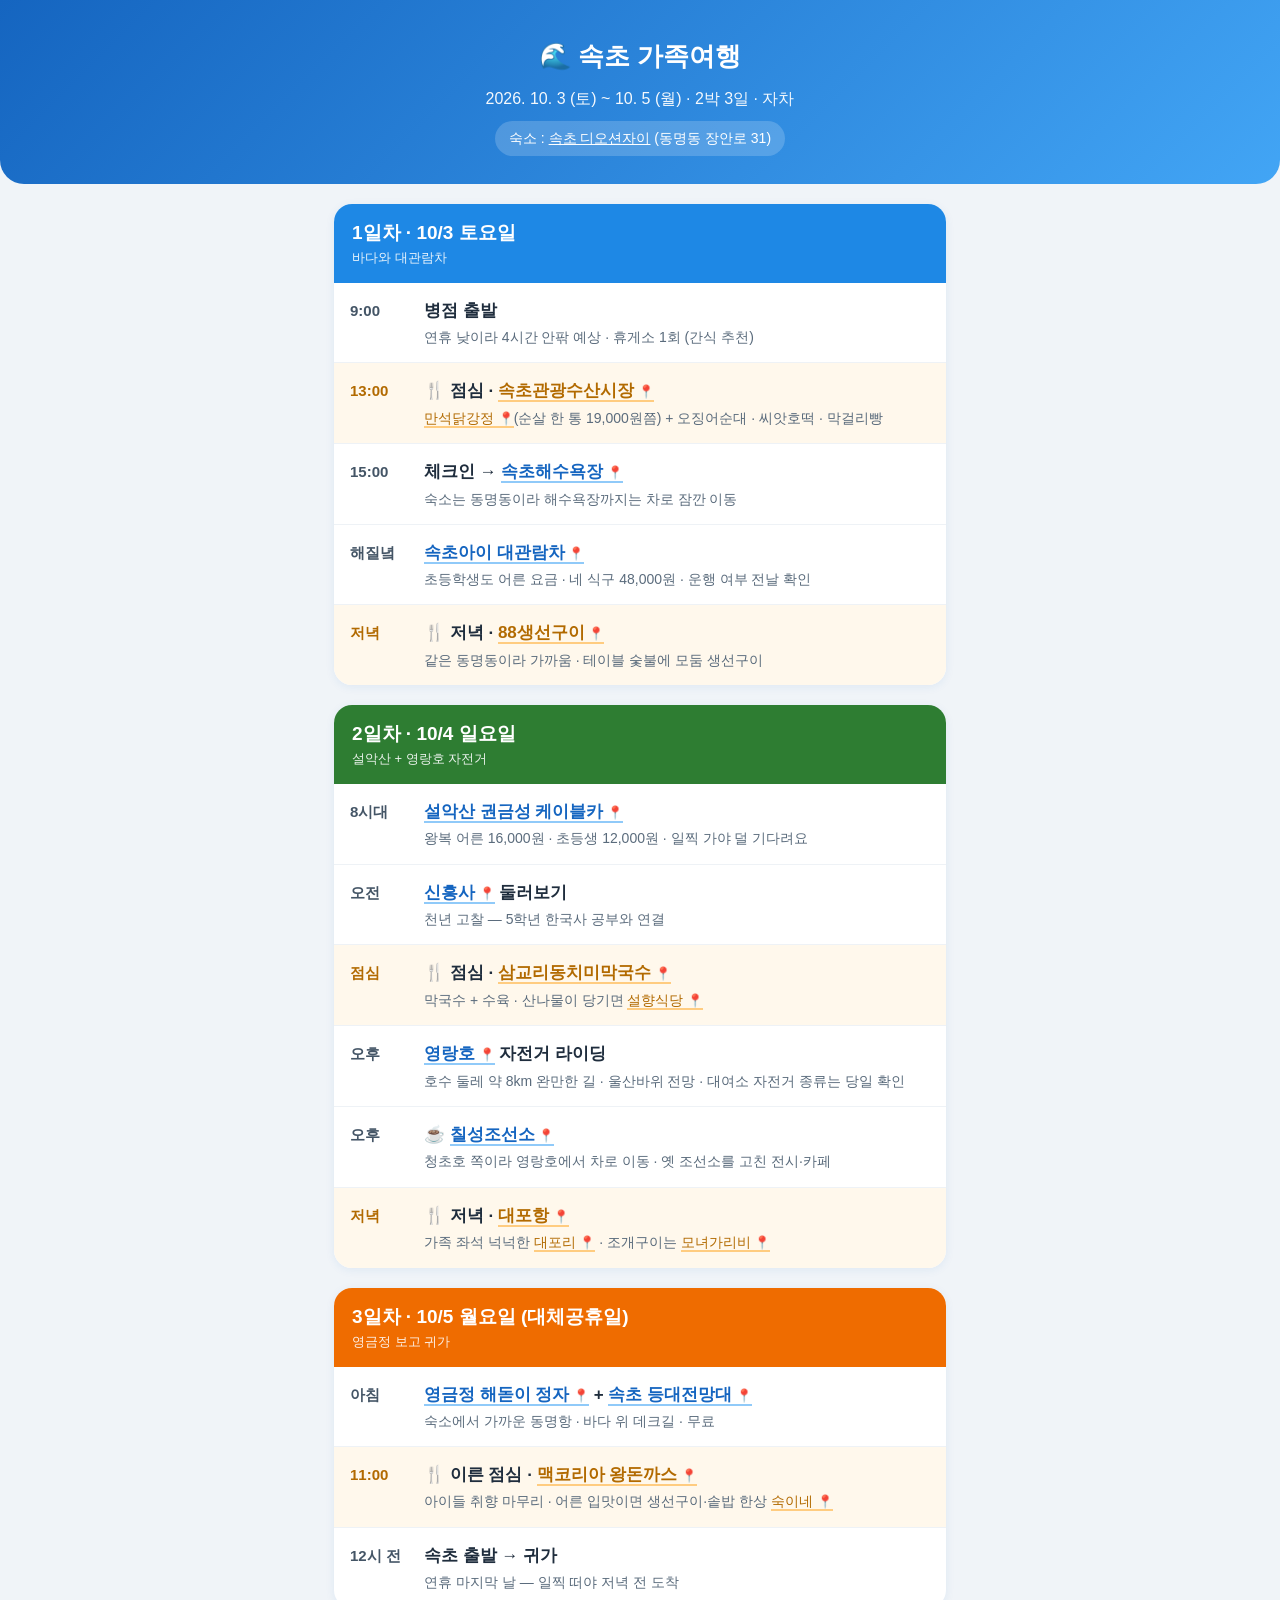
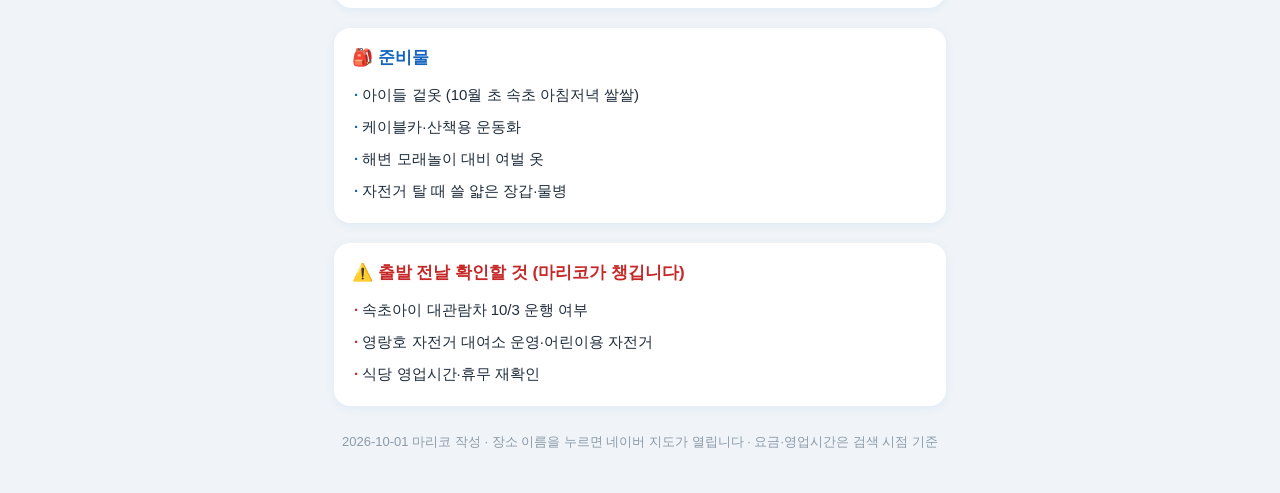
<file: sokcho-trip.html>
<!DOCTYPE html>
<html lang="ko">
<head>
<meta charset="UTF-8">
<meta name="viewport" content="width=device-width, initial-scale=1.0">
<title>속초 가족여행 일정표</title>
<style>
  * { margin: 0; padding: 0; box-sizing: border-box; }
  body {
    font-family: "Apple SD Gothic Neo", "Pretendard", sans-serif;
    background: #f0f4f8;
    color: #1f2d3d;
    font-size: 17px;
    line-height: 1.6;
    padding-bottom: 40px;
  }
  .wrap { max-width: 640px; margin: 0 auto; padding: 0 14px; }

  header {
    background: linear-gradient(135deg, #1565c0, #42a5f5);
    color: #fff;
    text-align: center;
    padding: 36px 16px 28px;
    border-radius: 0 0 24px 24px;
  }
  header h1 { font-size: 26px; margin-bottom: 8px; }
  header p { font-size: 16px; opacity: .95; }
  header .sub { margin-top: 10px; font-size: 14px; background: rgba(255,255,255,.18); display: inline-block; padding: 6px 14px; border-radius: 999px; }
  header .sub a { color: #fff; text-decoration: underline; }

  .day {
    background: #fff;
    border-radius: 18px;
    margin-top: 20px;
    overflow: hidden;
    box-shadow: 0 2px 10px rgba(21,101,192,.08);
  }
  .day-head { padding: 14px 18px; color: #fff; font-size: 19px; font-weight: 700; }
  .d1 .day-head { background: #1e88e5; }
  .d2 .day-head { background: #2e7d32; }
  .d3 .day-head { background: #ef6c00; }
  .day-head small { display: block; font-size: 13px; font-weight: 400; opacity: .9; }

  .item { display: flex; padding: 14px 16px; border-bottom: 1px solid #eef2f6; }
  .item:last-child { border-bottom: none; }
  .time {
    flex: 0 0 74px;
    font-weight: 700;
    font-size: 15px;
    color: #456;
    padding-top: 2px;
  }
  .what { flex: 1; }
  .what b { font-size: 17px; }
  .what .note { font-size: 14px; color: #5a6b7c; margin-top: 2px; }
  .meal { background: #fff8ec; }
  .meal .time { color: #b26a00; }

  a.map {
    color: #1565c0;
    text-decoration: none;
    border-bottom: 2px solid #90caf9;
  }
  .meal a.map { color: #b26a00; border-bottom-color: #ffcc80; }
  a.map::after { content: " 📍"; font-size: 13px; }

  .box {
    background: #fff;
    border-radius: 16px;
    margin-top: 20px;
    padding: 16px 18px;
    box-shadow: 0 2px 10px rgba(21,101,192,.08);
  }
  .box h2 { font-size: 17px; margin-bottom: 8px; color: #1565c0; }
  .box ul { list-style: none; }
  .box li { padding: 4px 0 4px 2px; font-size: 15px; }
  .box li::before { content: "· "; color: #1565c0; font-weight: 700; }
  .warn h2 { color: #c62828; }
  .warn li::before { color: #c62828; }

  footer { text-align: center; margin-top: 26px; font-size: 13px; color: #8a9aa9; }
</style>
</head>
<body>

<header>
  <h1>🌊 속초 가족여행</h1>
  <p>2026. 10. 3 (토) ~ 10. 5 (월) · 2박 3일 · 자차</p>
  <div class="sub">숙소 : <a href="https://map.naver.com/p/search/%EC%86%8D%EC%B4%88%EB%94%94%EC%98%A4%EC%85%98%EC%9E%90%EC%9D%B4">속초 디오션자이</a> (동명동 장안로 31)</div>
</header>

<div class="wrap">

  <!-- 1일차 -->
  <section class="day d1">
    <div class="day-head">1일차 · 10/3 토요일 <small>바다와 대관람차</small></div>
    <div class="item">
      <div class="time">9:00</div>
      <div class="what"><b>병점 출발</b>
        <div class="note">연휴 낮이라 4시간 안팎 예상 · 휴게소 1회 (간식 추천)</div></div>
    </div>
    <div class="item meal">
      <div class="time">13:00</div>
      <div class="what"><b>🍴 점심 · <a class="map" href="https://map.naver.com/p/search/%EC%86%8D%EC%B4%88%EA%B4%80%EA%B4%91%EC%88%98%EC%82%B0%EC%8B%9C%EC%9E%A5">속초관광수산시장</a></b>
        <div class="note"><a class="map" href="https://map.naver.com/p/search/%EB%A7%8C%EC%84%9D%EB%8B%AD%EA%B0%95%EC%A0%95%20%EC%86%8D%EC%B4%88">만석닭강정</a>(순살 한 통 19,000원쯤) + 오징어순대 · 씨앗호떡 · 막걸리빵</div></div>
    </div>
    <div class="item">
      <div class="time">15:00</div>
      <div class="what"><b>체크인 → <a class="map" href="https://map.naver.com/p/search/%EC%86%8D%EC%B4%88%ED%95%B4%EC%88%98%EC%9A%95%EC%9E%A5">속초해수욕장</a></b>
        <div class="note">숙소는 동명동이라 해수욕장까지는 차로 잠깐 이동</div></div>
    </div>
    <div class="item">
      <div class="time">해질녘</div>
      <div class="what"><b><a class="map" href="https://map.naver.com/p/search/%EC%86%8D%EC%B4%88%EC%95%84%EC%9D%B4%20%EB%8C%80%EA%B4%80%EB%9E%8C%EC%B0%A8">속초아이 대관람차</a></b>
        <div class="note">초등학생도 어른 요금 · 네 식구 48,000원 · 운행 여부 전날 확인</div></div>
    </div>
    <div class="item meal">
      <div class="time">저녁</div>
      <div class="what"><b>🍴 저녁 · <a class="map" href="https://map.naver.com/p/search/88%EC%83%9D%EC%84%A0%EA%B5%AC%EC%9D%B4%20%EC%86%8D%EC%B4%88">88생선구이</a></b>
        <div class="note">같은 동명동이라 가까움 · 테이블 숯불에 모둠 생선구이</div></div>
    </div>
  </section>

  <!-- 2일차 -->
  <section class="day d2">
    <div class="day-head">2일차 · 10/4 일요일 <small>설악산 + 영랑호 자전거</small></div>
    <div class="item">
      <div class="time">8시대</div>
      <div class="what"><b><a class="map" href="https://map.naver.com/p/search/%EC%84%A4%EC%95%85%EC%BC%80%EC%9D%B4%EB%B8%94%EC%B9%B4">설악산 권금성 케이블카</a></b>
        <div class="note">왕복 어른 16,000원 · 초등생 12,000원 · 일찍 가야 덜 기다려요</div></div>
    </div>
    <div class="item">
      <div class="time">오전</div>
      <div class="what"><b><a class="map" href="https://map.naver.com/p/search/%EC%86%8D%EC%B4%88%20%EC%8B%A0%ED%9D%A5%EC%82%AC">신흥사</a> 둘러보기</b>
        <div class="note">천년 고찰 — 5학년 한국사 공부와 연결</div></div>
    </div>
    <div class="item meal">
      <div class="time">점심</div>
      <div class="what"><b>🍴 점심 · <a class="map" href="https://map.naver.com/p/search/%EC%82%BC%EA%B5%90%EB%A6%AC%EB%8F%99%EC%B9%98%EB%AF%B8%EB%A7%89%EA%B5%AD%EC%88%98%20%EC%86%8D%EC%B4%88">삼교리동치미막국수</a></b>
        <div class="note">막국수 + 수육 · 산나물이 당기면 <a class="map" href="https://map.naver.com/p/search/%EC%84%A4%ED%96%A5%EC%8B%9D%EB%8B%B9%20%EC%86%8D%EC%B4%88">설향식당</a></div></div>
    </div>
    <div class="item">
      <div class="time">오후</div>
      <div class="what"><b><a class="map" href="https://map.naver.com/p/search/%EC%98%81%EB%9E%91%ED%98%B8">영랑호</a> 자전거 라이딩</b>
        <div class="note">호수 둘레 약 8km 완만한 길 · 울산바위 전망 · 대여소 자전거 종류는 당일 확인</div></div>
    </div>
    <div class="item">
      <div class="time">오후</div>
      <div class="what"><b>☕ <a class="map" href="https://map.naver.com/p/search/%EC%B9%A0%EC%84%B1%EC%A1%B0%EC%84%A0%EC%86%8C">칠성조선소</a></b>
        <div class="note">청초호 쪽이라 영랑호에서 차로 이동 · 옛 조선소를 고친 전시·카페</div></div>
    </div>
    <div class="item meal">
      <div class="time">저녁</div>
      <div class="what"><b>🍴 저녁 · <a class="map" href="https://map.naver.com/p/search/%EB%8C%80%ED%8F%AC%ED%95%AD">대포항</a></b>
        <div class="note">가족 좌석 넉넉한 <a class="map" href="https://map.naver.com/p/search/%EB%8C%80%ED%8F%AC%EB%A6%AC%20%EB%8C%80%ED%8F%AC%ED%95%AD">대포리</a> · 조개구이는 <a class="map" href="https://map.naver.com/p/search/%EB%AA%A8%EB%85%80%EA%B0%80%EB%A6%AC%EB%B9%84%20%EC%86%8D%EC%B4%88">모녀가리비</a></div></div>
    </div>
  </section>

  <!-- 3일차 -->
  <section class="day d3">
    <div class="day-head">3일차 · 10/5 월요일 (대체공휴일) <small>영금정 보고 귀가</small></div>
    <div class="item">
      <div class="time">아침</div>
      <div class="what"><b><a class="map" href="https://map.naver.com/p/search/%EC%86%8D%EC%B4%88%20%EC%98%81%EA%B8%88%EC%A0%95">영금정 해돋이 정자</a> + <a class="map" href="https://map.naver.com/p/search/%EC%86%8D%EC%B4%88%EB%93%B1%EB%8C%80%EC%A0%84%EB%A7%9D%EB%8C%80">속초 등대전망대</a></b>
        <div class="note">숙소에서 가까운 동명항 · 바다 위 데크길 · 무료</div></div>
    </div>
    <div class="item meal">
      <div class="time">11:00</div>
      <div class="what"><b>🍴 이른 점심 · <a class="map" href="https://map.naver.com/p/search/%EB%A7%A5%EC%BD%94%EB%A6%AC%EC%95%84%20%EC%86%8D%EC%B4%88">맥코리아 왕돈까스</a></b>
        <div class="note">아이들 취향 마무리 · 어른 입맛이면 생선구이·솥밥 한상 <a class="map" href="https://map.naver.com/p/search/%EC%88%99%EC%9D%B4%EB%84%A4%20%EC%86%8D%EC%B4%88">숙이네</a></div></div>
    </div>
    <div class="item">
      <div class="time">12시 전</div>
      <div class="what"><b>속초 출발 → 귀가</b>
        <div class="note">연휴 마지막 날 — 일찍 떠야 저녁 전 도착</div></div>
    </div>
  </section>

  <!-- 준비물 -->
  <section class="box">
    <h2>🎒 준비물</h2>
    <ul>
      <li>아이들 겉옷 (10월 초 속초 아침저녁 쌀쌀)</li>
      <li>케이블카·산책용 운동화</li>
      <li>해변 모래놀이 대비 여벌 옷</li>
      <li>자전거 탈 때 쓸 얇은 장갑·물병</li>
    </ul>
  </section>

  <!-- 출발 전 확인 -->
  <section class="box warn">
    <h2>⚠️ 출발 전날 확인할 것 (마리코가 챙깁니다)</h2>
    <ul>
      <li>속초아이 대관람차 10/3 운행 여부</li>
      <li>영랑호 자전거 대여소 운영·어린이용 자전거</li>
      <li>식당 영업시간·휴무 재확인</li>
    </ul>
  </section>

  <footer>2026-10-01 마리코 작성 · 장소 이름을 누르면 네이버 지도가 열립니다 · 요금·영업시간은 검색 시점 기준</footer>
</div>

</body>
</html>
</file>
